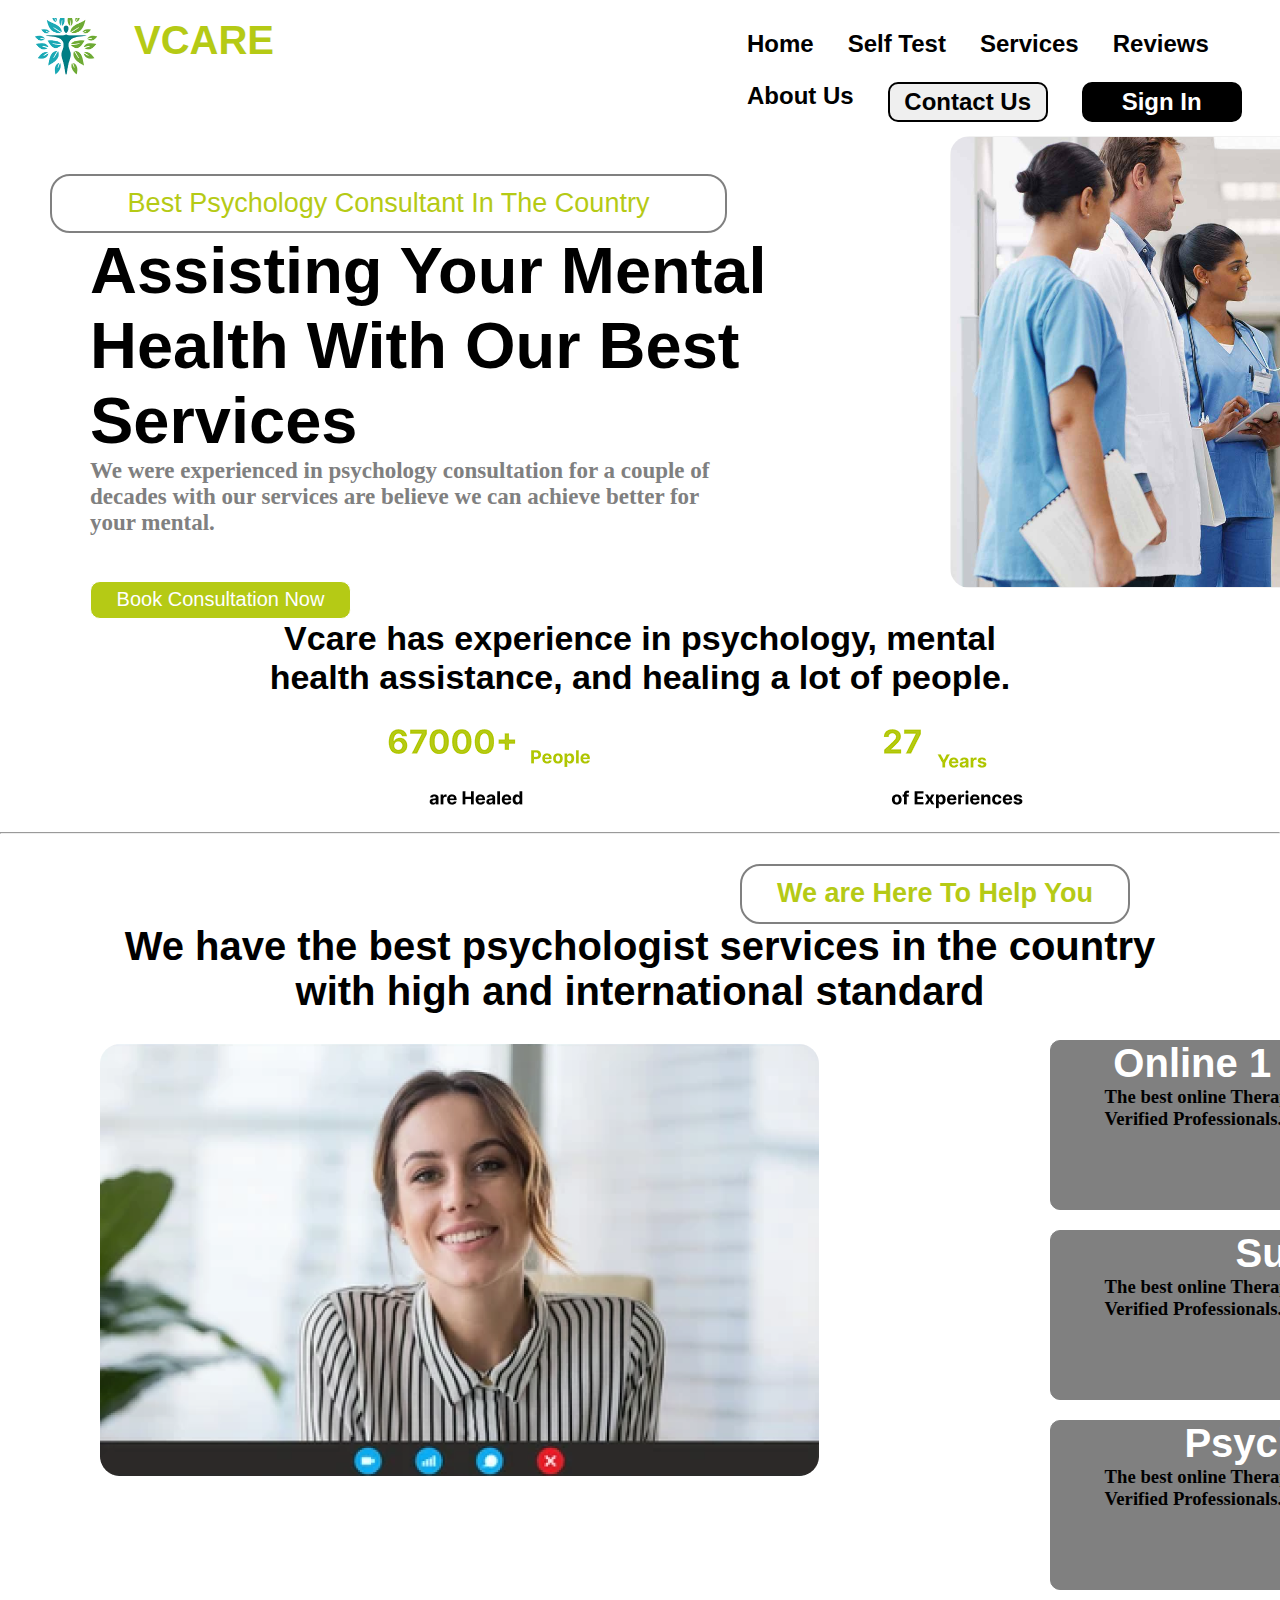
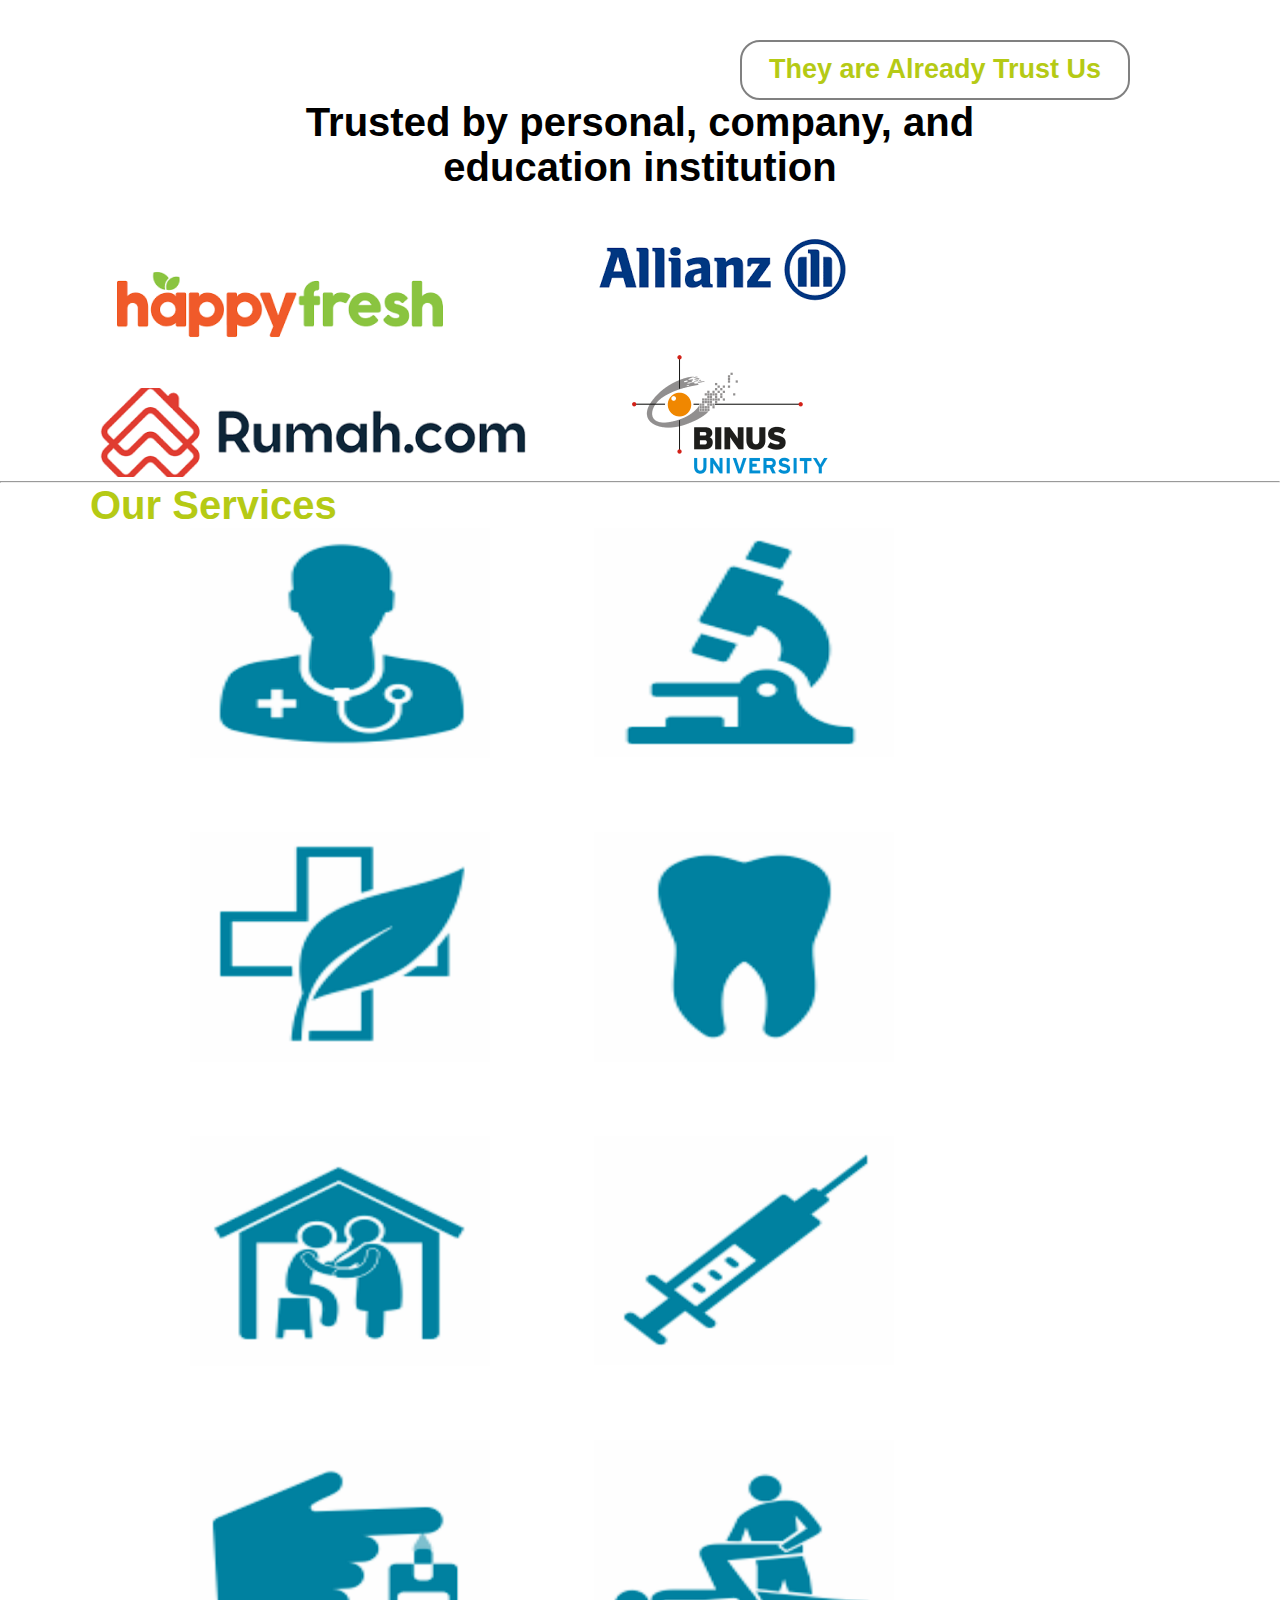
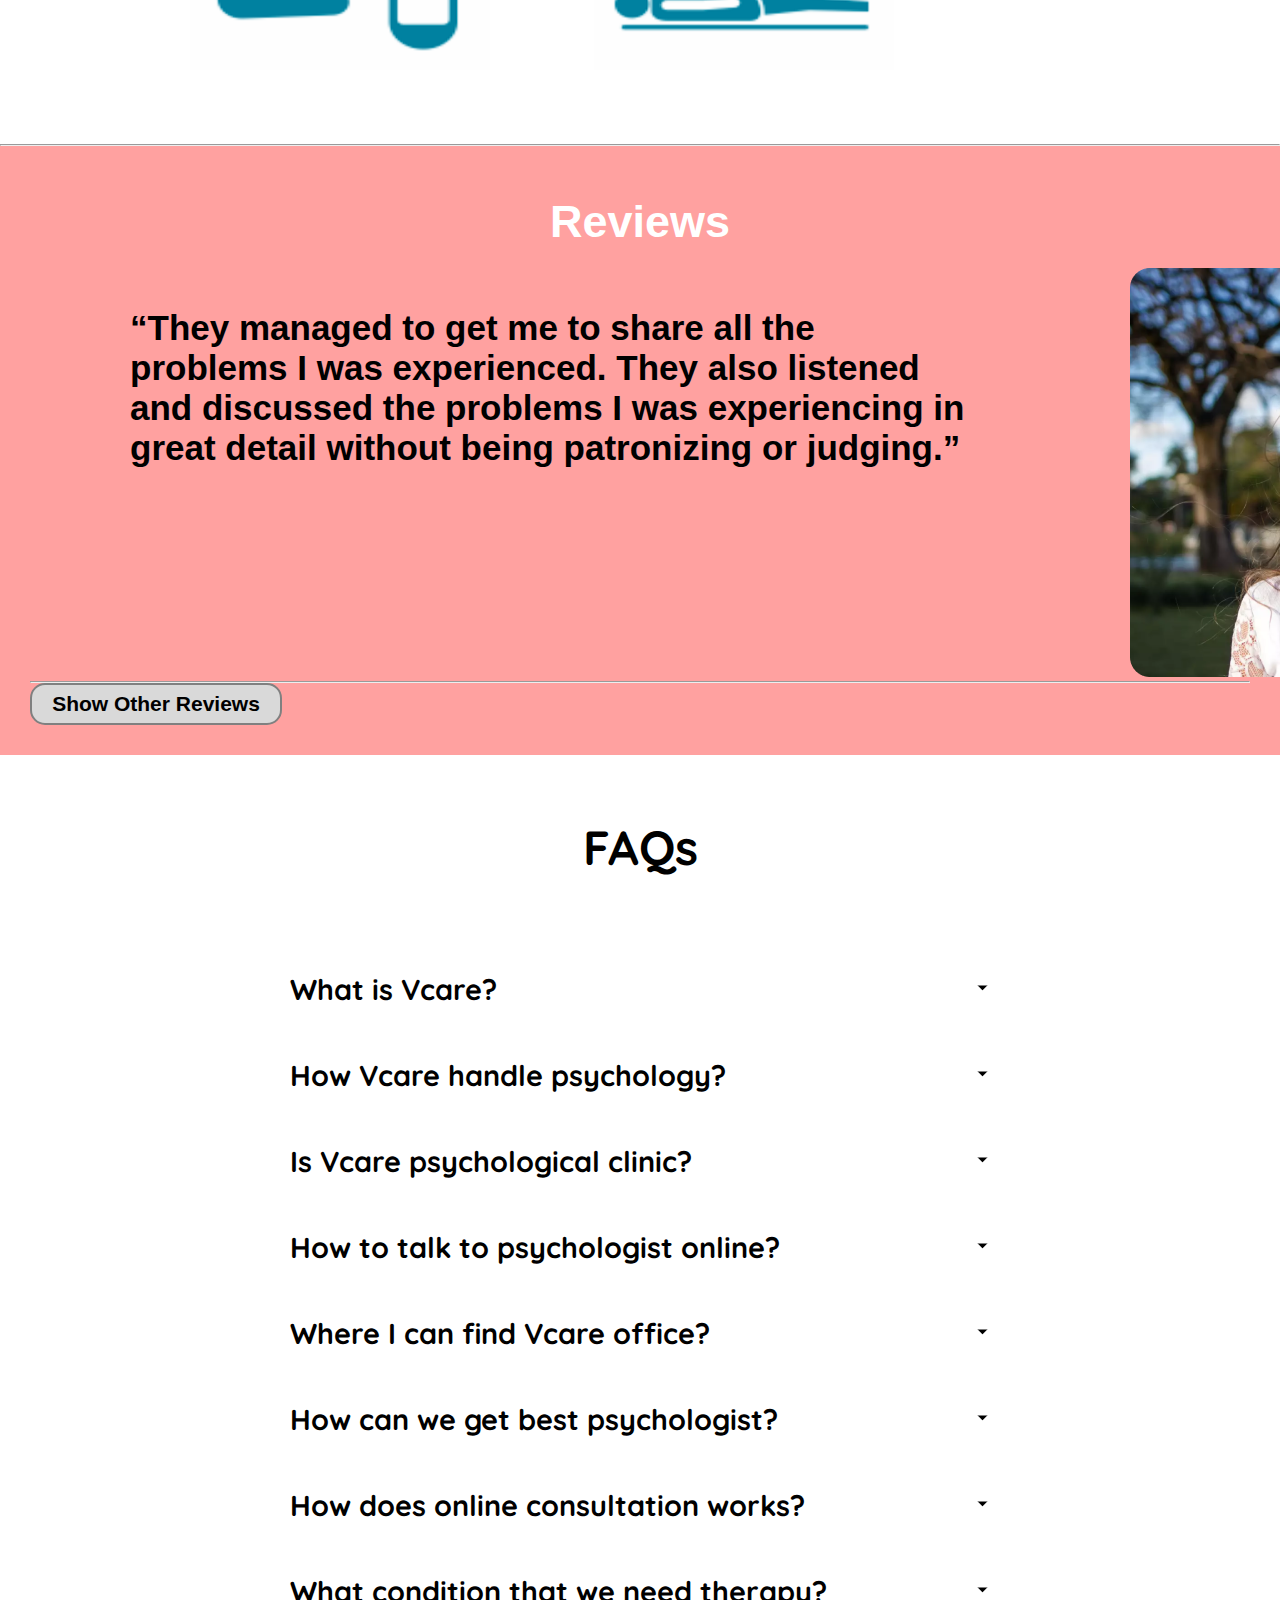
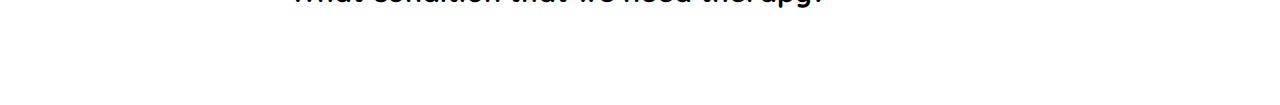
<file: index.html>
<!DOCTYPE html>
<html>
    <head>
        <title>
            Medical site
        </title>
        <link rel="stylesheet" href="style.css">
         <meta name="viewport" content="width=device-width, initial-scale=1.0" />
        <link rel="stylesheet" href="https://cdnjs.cloudflare.com/ajax/libs/font-awesome/4.7.0/css/font-awesome.min.css">
        <meta charset="UTF-8">
            <meta name="viewport" content="width=device-width,initial-scale=1.0"/>
    </head>

    <body>
        <div class="container">
            <div class="navigation-bar">
                <ul>
                    <a href=""><li><img src="images/logo.png"/></li></a>
                    <h1>VCARE</h1>
                    <div class="main-content">
                        <a href=""><li id="h1">Home</li></a>
                        <a href=""><li>Self Test</li></a>
                        <a href="#services"><li>Services</li></a>
                        <a href="#Reviews"><li>Reviews</li></a>
                        <a href=""><li>About Us</li></a>
                        <a href=""><li><input type="button" Value="Contact Us"/></li></a>
                        <a href=""><li><input type="button" Value="Sign In" id="b2"/></li></a>
                    </div>
                </ul>
            </div>
            <div class="title-part">
                <input type="text" value="Best Psychology Consultant In The Country" readonly/>
                <h1>Assisting Your Mental<br>
                    Health With Our Best<br> 
                    Services</h1>
                <h3>We were experienced in psychology consultation for a couple of<br> decades with our services are believe we can achieve better for<br> your mental.</h3>
                <img src="images/doctor.png">
              
                <a href="appointment.html"><button>Book Consultation Now</button></a>
            </div>
            <div class="under-part">
                <h1>Vcare has experience in psychology, mental<br>
                    health assistance, and healing a lot of people.</h1>

                <img src="images/footer.png">
                
            </div>
            <hr>

<!--           ******************************************************************************************** -->

            <div class="next-page">
                <input type="text" value="We are Here To Help You" readonly/>

                <h1>We have the best psychologist services in the country<br>
                    with high and international standard</h1>
                <img src="images/video.png">
            </div>

            <div class="right-menu">
                <div style="width:600px;height:170px;border:1px solid #808080; border-radius: 10px; background-color: #808080; margin-bottom: 20px;">
                    <h1 style="color: white;">Online 1 on Consultation</h1>
                    <h3>The best online Therapy and Counseling Experience from the <br>Verified Professionals. Top Therapists for your mental health. </h3>
                </div>
                <div style="width:600px;height:170px;border:1px solid #808080; border-radius: 10px; background-color: #808080; margin-bottom: 20px;">
                    <h1 style="color: white;">Supervision</h1>
                    <h3>The best online Therapy and Counseling Experience from the <br>Verified Professionals. Top Therapists for your mental health. </h3>
                </div>
                <div style="width:600px;height:170px;border:1px solid #808080; border-radius: 10px; background-color: #808080;margin-bottom: 20px;">
                    <h1 style="color: white;">Psychoeducation</h1>
                    <h3>The best online Therapy and Counseling Experience from the <br>Verified Professionals. Top Therapists for your mental health. </h3>
                </div>
            </div>

            <div class="below-part">
                <input type="text" value="They are Already Trust Us" readonly/>

                <h1>Trusted by personal, company, and<br>
                    education institution</h1>

                <img src="images/comp1.png">
                <img src="images/comp2.png">
                <img src="images/comp3.png">
                <img src="images/comp4.png">


            </div>

            <hr>
            <!-- ***************************************************************************** -->

            <div class="services" id="services">
                <h1>Our Services</h1>
                <a href="dignostics.html"><img src="images/s.png"/></a>
                <a href=""><img src="images/s1.png"/></a>
                <a href=""><img src="images/s2.png"/></a>
                <a href=""><img src="images/s3.png"/></a><br>
                <a href=""><img src="images/s4.png"/></a>
                <a href=""><img src="images/s5.png"/></a>
                <a href=""><img src="images/s6.png"/></a>
                <a href=""><img src="images/s7.png"/></a>
            </div>

            <hr>
              <!-- ***************************************************************************** -->

           <div class="Reviews" id="Reviews">
                <div class="upper-part">
                    <h1>
                        Reviews
                    </h1>
                    <h2>
                        “They managed to get me to share all the<br>        
                            problems I was experienced. They also listened<br>
                            and discussed the problems I was experiencing in<br>
                            great detail without being patronizing or judging.”<br>
                    </h2>

                    <img src="images/review.png">
                    <hr>
                    <input type="button" value="Show Other Reviews" readonly>
                </div>

                <!-- <div class="below-part">
                    <h1>Frequnetly Asked Questions</h1>
                    <div class="left-side">
                        <span class="poputext"><input type="text" value="What is Vcare?" readonly onclick="myfunction()"></span>
                        <input type="text" value="How Vcare handle psychology?" readonly>
                        <input type="text" value="Is Vcare psychological clinic?" readonly>
                        <input type="text" value="How to talk to psychologist online?" readonly>
                    </div>

                    <div class="right-side">
                        <input type="text" value="Where I can find Vcare office?" readonly>
                        <input type="text" value="How can we get best psychologist?" readonly>
                        <input type="text" value="How does online consultation works?" readonly>
                        <input type="text" value="What condition that we need therapy?" readonly>
                    </div>
                </div> -->

                <section class="s1">
                    <h2 class="title">FAQs</h2>
        
                    <div class="faq">
                        <div class="question">
                            <h3>What is Vcare?</h3>
        
                            <svg width="15" height="10" viewBox="0 0 42 25">
                                <path
                                    d="M3 3L21 21L39 3"
                                    stroke="white"
                                    stroke-width="7"
                                    stroke-linecap="round"/>
        
                            </svg>
                        </div>
        
                        <div class="answer">
                            <p>A "Hello, World!" is a simple program that outputs Hello, World! on the screen. 
                                Since it's a very simple program, it's often used to introduce a new programming language to 
                                a newbie.</p>
                        </div>
                    </div>
        
        
                    <div class="faq">
                        <div class="question">
                            <h3>How Vcare handle psychology?</h3>
        
                            <svg width="15" height="10" viewBox="0 0 42 25">
                                <path
                                    d="M3 3L21 21L39 3"
                                    stroke="white"
                                    stroke-width="7"
                                    stroke-linecap="round"/>
        
                            </svg>
                        </div>
        
                        <div class="answer">
                            <p>A "Hello, World!" is a simple program that outputs Hello, World! on the screen. 
                                Since it's a very simple program, it's often used to introduce a new programming language to 
                                a newbie.</p>
                        </div>
                    </div>
        
        
                    <div class="faq">
                        <div class="question">
                            <h3>Is Vcare psychological clinic?</h3>
        
                            <svg width="15" height="10" viewBox="0 0 42 25">
                                <path
                                    d="M3 3L21 21L39 3"
                                    stroke="white"
                                    stroke-width="7"
                                    stroke-linecap="round"/>
        
                            </svg>
                        </div>
        
                        <div class="answer">
                            <p>A "Hello, World!" is a simple program that outputs Hello, World! on the screen. 
                                Since it's a very simple program, it's often used to introduce a new programming language to 
                                a newbie.</p>
                        </div>
                    </div>
        
                    <div class="faq">
                        <div class="question">
                            <h3>How to talk to psychologist online?</h3>
        
                            <svg width="15" height="10" viewBox="0 0 42 25">
                                <path
                                    d="M3 3L21 21L39 3"
                                    stroke="white"
                                    stroke-width="7"
                                    stroke-linecap="round"/>
        
                            </svg>
                        </div>
        
                        <div class="answer">
                            <p>A "Hello, World!" is a simple program that outputs Hello, World! on the screen. 
                                Since it's a very simple program, it's often used to introduce a new programming language to 
                                a newbie.</p>
                        </div>
                    </div>
        
                    <div class="faq">
                        <div class="question">
                            <h3>Where I can find Vcare office?</h3>
        
                            <svg width="15" height="10" viewBox="0 0 42 25">
                                <path
                                    d="M3 3L21 21L39 3"
                                    stroke="white"
                                    stroke-width="7"
                                    stroke-linecap="round"/>
        
                            </svg>
                        </div>
        
                        <div class="answer">
                            <p>A "Hello, World!" is a simple program that outputs Hello, World! on the screen. 
                                Since it's a very simple program, it's often used to introduce a new programming language to 
                                a newbie.</p>
                        </div>
                    </div>
        
        
                    <div class="faq">
                        <div class="question">
                            <h3>How can we get best psychologist?</h3>
        
                            <svg width="15" height="10" viewBox="0 0 42 25">
                                <path
                                    d="M3 3L21 21L39 3"
                                    stroke="white"
                                    stroke-width="7"
                                    stroke-linecap="round"/>
        
                            </svg>
                        </div>
        
                        <div class="answer">
                            <p>A "Hello, World!" is a simple program that outputs Hello, World! on the screen. 
                                Since it's a very simple program, it's often used to introduce a new programming language to 
                                a newbie.</p>
                        </div>
                    </div>
        
                    <div class="faq">
                        <div class="question">
                            <h3>How does online consultation works?</h3>
        
                            <svg width="15" height="10" viewBox="0 0 42 25">
                                <path
                                    d="M3 3L21 21L39 3"
                                    stroke="white"
                                    stroke-width="7"
                                    stroke-linecap="round"/>
        
                            </svg>
                        </div>
        
                        <div class="answer">
                            <p>A "Hello, World!" is a simple program that outputs Hello, World! on the screen. 
                                Since it's a very simple program, it's often used to introduce a new programming language to 
                                a newbie.</p>
                        </div>
                    </div>
        
                    <div class="faq">
                        <div class="question">
                            <h3>What condition that we need therapy?</h3>
        
                            <svg width="15" height="10" viewBox="0 0 42 25">
                                <path
                                    d="M3 3L21 21L39 3"
                                    stroke="white"
                                    stroke-width="7"
                                    stroke-linecap="round"/>
        
                            </svg>
                        </div>
        
                        <div class="answer">
                            <p>A "Hello, World!" is a simple program that outputs Hello, World! on the screen. 
                                Since it's a very simple program, it's often used to introduce a new programming language to 
                                a newbie.</p>
                        </div>
                    </div>
    
                    </div>
                </section>
                <script src="app1.js"></script>



            </div>
        </div>

           
    </body>
</html>
</file>
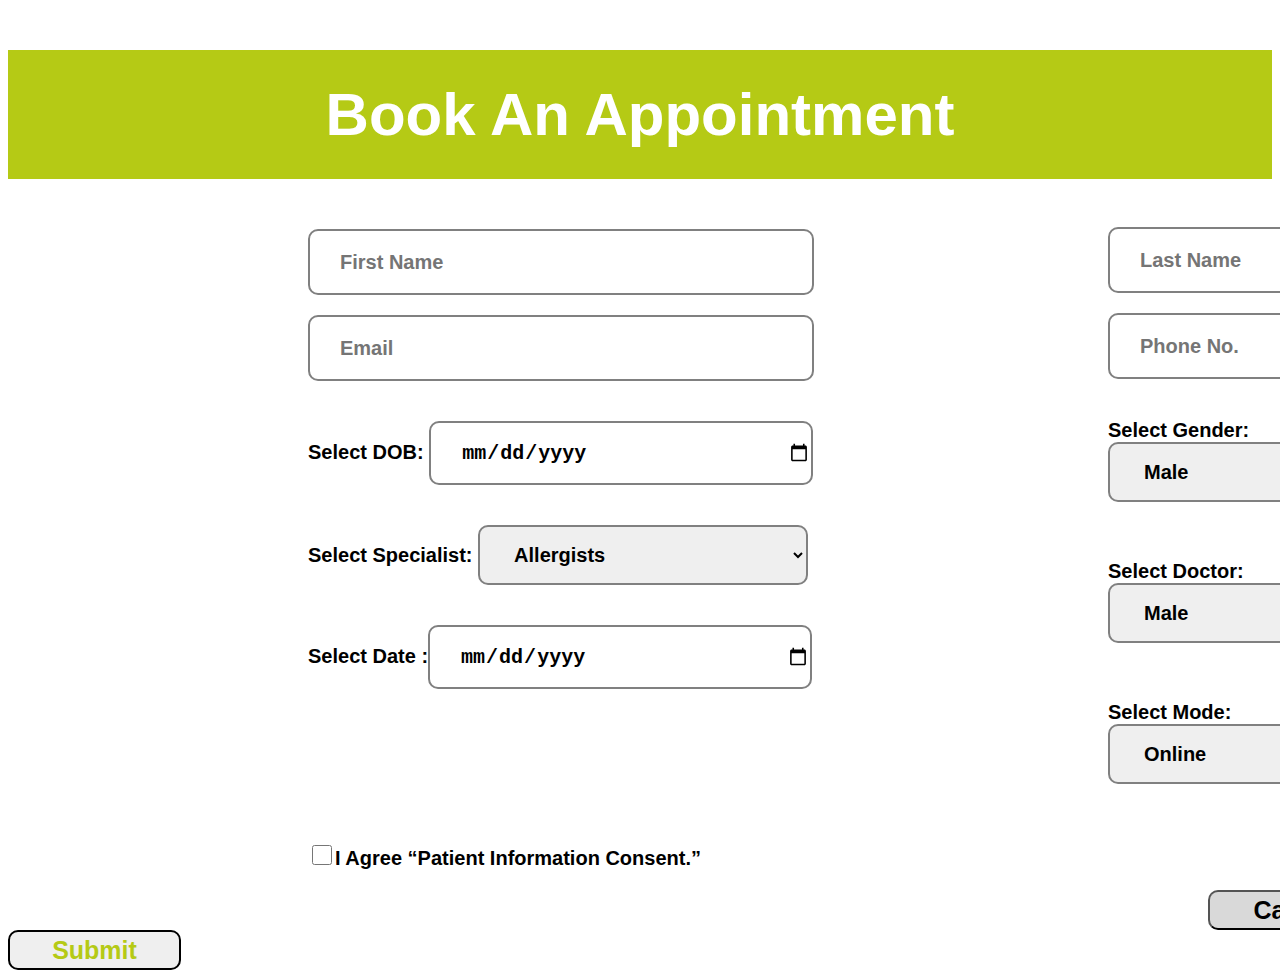
<file: appointment.html>
<!DOCTYPE html>
<html>
    <head>
        <title>
            Book Appointment
        </title>
        <link rel="stylesheet" href="appointment.css">
        <meta name="viewport" content="width=device-width, initial-scale=1.0">

    </head>
    <body>
        <div class="container">
            <form id="myform" method="post">
            <div class="main-body">
                <h1>Book An Appointment</h1>
                <div class="left-side">
                    <input type="text" placeholder="First Name" name="fname" id="first-name"><br>
                    <input type="email" placeholder="Email" name="email" id="email"><br>
                    <p>Select DOB: <input type="date" value="DOB" id="dob"><br></p>

                    <p for="specialist">Select Specialist:
                        <select name="specialist" id="specialist">
                            <option value="Allergists">Allergists</option>
                            <option value="Dermatologists">Dermatologists</option>
                            <option value="Ophthalmologists">Ophthalmologists</option>
                            <option value="Obstetrician/gynecologists">Obstetrician/gynecologists</option>

                            <option value="Cardiologists">Cardiologists</option>
                            <option value="Endocrinologists">Endocrinologists</option>
                            <option value="Gastroenterologists">Gastroenterologists</option>
                            <option value="Nephrologists">Nephrologists</option>
                            <option value="Urologists">Urologists</option>

                            <option value="Pulmonologists">Pulmonologists</option>
                            <option value="Otolaryngologists">Otolaryngologists</option>
                            <option value="Neurologists">Neurologists</option>

                            <option value="Psychiatrists">Psychiatrists</option>
                            <option value="Orthopedic surgeons">Orthopedic surgeons</option>
                            <option value="Anesthesiologists">Anesthesiologists</option>

                        </select><br></p>
                    
                        <p>Select Date :<input type="date" value="Select Date" id="date" placeholder="Select Date"></p><br>

                </div>

                <div class="right-side">
                    <input type="text" placeholder="Last Name" name="lastname" id="last-name"><br>
                    <input type="tel" placeholder="Phone No." name="phone" id="phone"><br>
                    
                    <p for="Gender">Select Gender:
                        <select name="Male" id="gender">
                            <option value="Male">Male</option>
                            <option value="Female">Female</option>
                            <option value="other">Other</option>
                        </select></p><br>

                        <p for="Doctor">Select Doctor:
                            <select name="Doctor" id="doctor">
                                <option value="Doctor">Male</option>
                                <option value="Female">Female</option>
                                <option value="other">Other</option>
                            </select></p><br>

                        <p for="Mode">Select Mode:
                            <select name="Online" id="mode">
                                <option value="Online">Online</option>
                                <option value="Physical">Physical</option>
                            </select></p><br>

                
                </div>
                <div class="footer-side">
                    <p><input type="checkbox" id="checkbox"/>I Agree “Patient Information Consent.”</p>
                    <input type="reset" value="Cancel" id="cancel" onclick="myFunction()" readonly/>
                    <input type="submit" value="Submit" id="submit" onclick="SubmitF()" readonly/>
                </div>
            </div>
        </form>

        </div>

        <script>
            function myFunction()
            {
                document.getElementById("myform").reset();
            }
        </script>
        <script>
            function SubmitF()
            {
                 
                let name=document.getElementById('first-name').value;
                let email=document.getElementById('email').value;
                let last_name=document.getElementById('last-name').value;
                let phone=document.getElementById('phone').value;
                let specialist=document.getElementById('specialist').value;
                let gender=document.getElementById('gender').value;
                let doctor=document.getElementById('doctor').value;
                let mode=document.getElementById('mode').value;
                alert(name);
                alert(email);
                alert(last_name);
                alert(phone);
                alert(specialist);
                alert(gender);
                alert(doctor);
                alert(mode);

            }
        </script>
    </body>
</html>
</file>
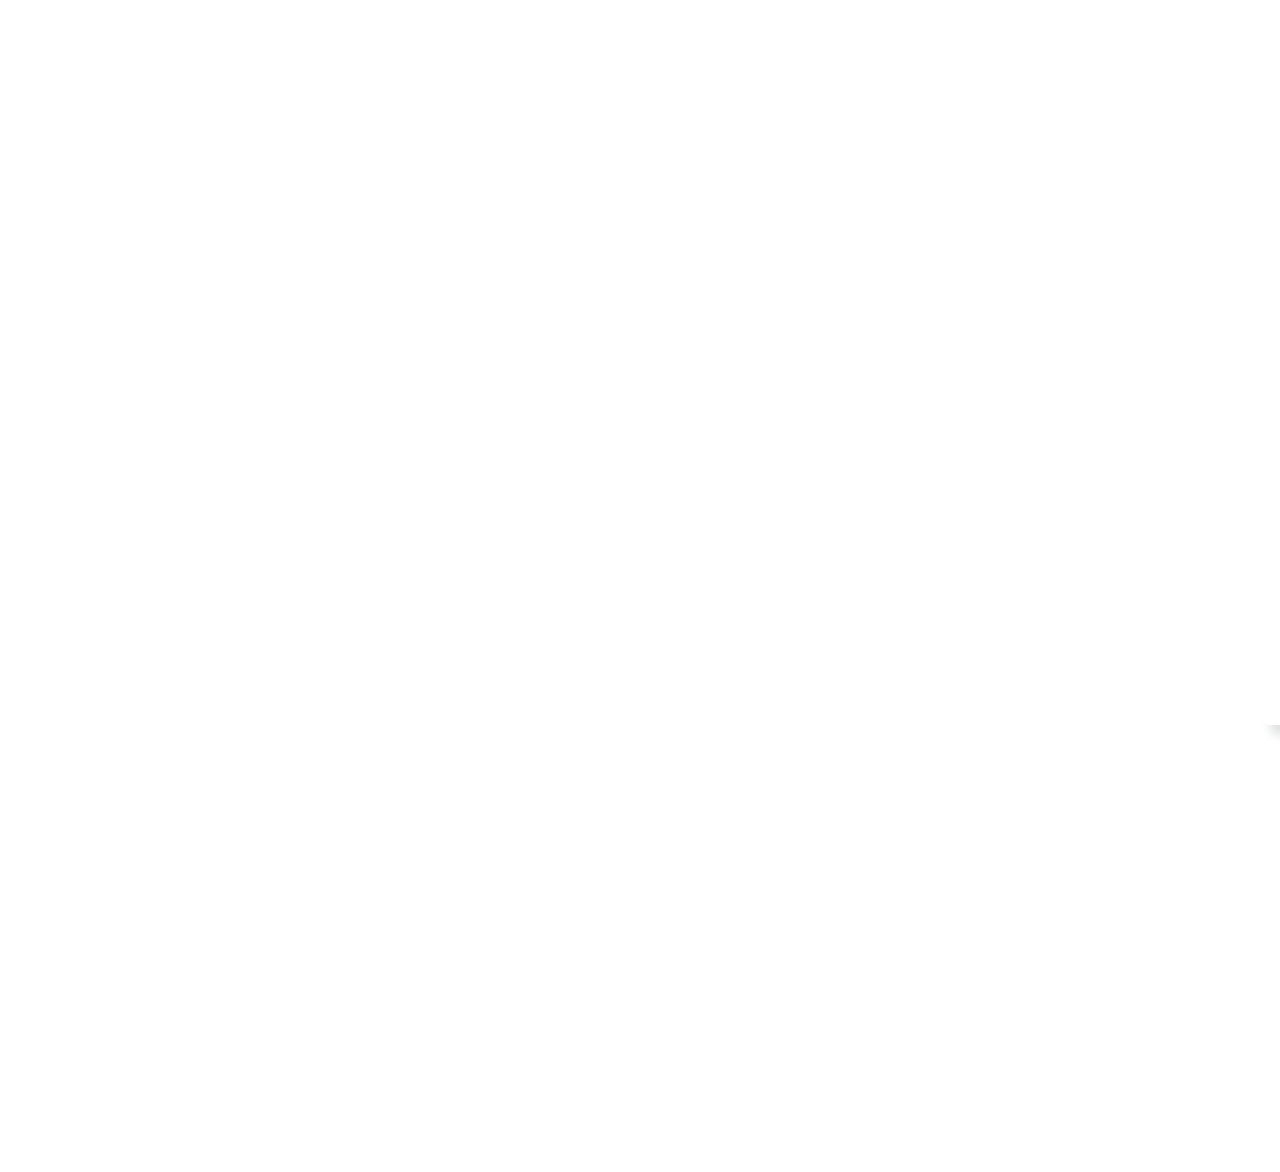
<file: chatbot.html>
<!DOCTYPE html>
<html lang="en">
<head>
<meta charset="UTF-8" />
<meta http-equiv="X-UA-Compatible" content="IE=edge" />
<meta name="viewport" content="width=device-width, initial-scale=1.0" />
<title>Chatbot Javascript </title>
<link rel="stylesheet" href="chatbot.css" />
</head>
<body>
<div class="glass">
<h1>Ask Your Question??</h1>
<h2>Yeah,ask Some Question like this ?</h2>
<h3>What is VCare?</h3>
<h3>Where I can find Vcare office?</h3>
<h3>How Vcare handle psychology?</h3>
<h3>How can we get best psychologist?</h3>
<h3>Is Vcare psychological clinic?</h3>
<h3>How does online consultation works?</h3>
<h3>How to talk to psychologist online?</h3>
<h3>What condition that we need therapy?</h3>
<div class="input">
<input
type="text"
id="userBox"
onkeydown="if(event.keyCode == 13){ talk()}"
placeholder="Type your Question"
/>
</div>
<p id="chatLog">Answer Appering Hear</p>
</div>
<script src="app.js"></script>
</body>
</html>
</file>
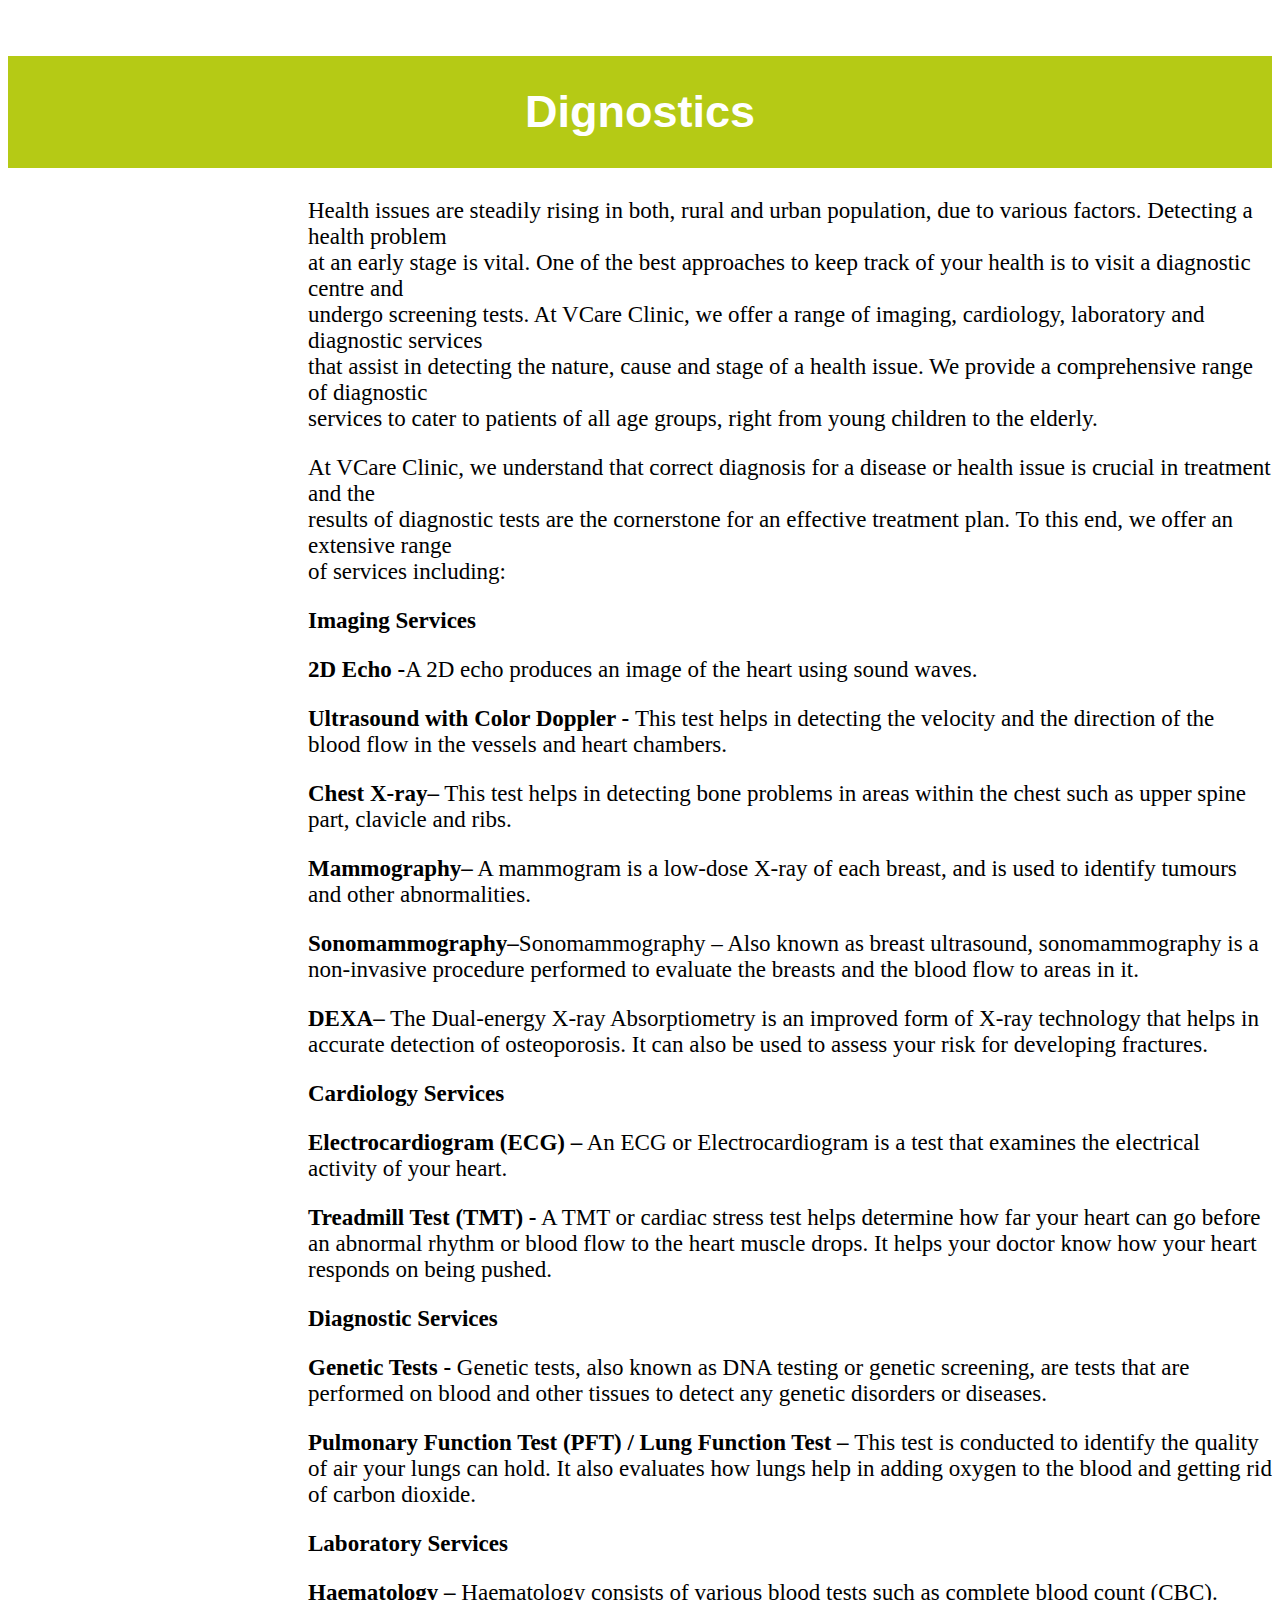
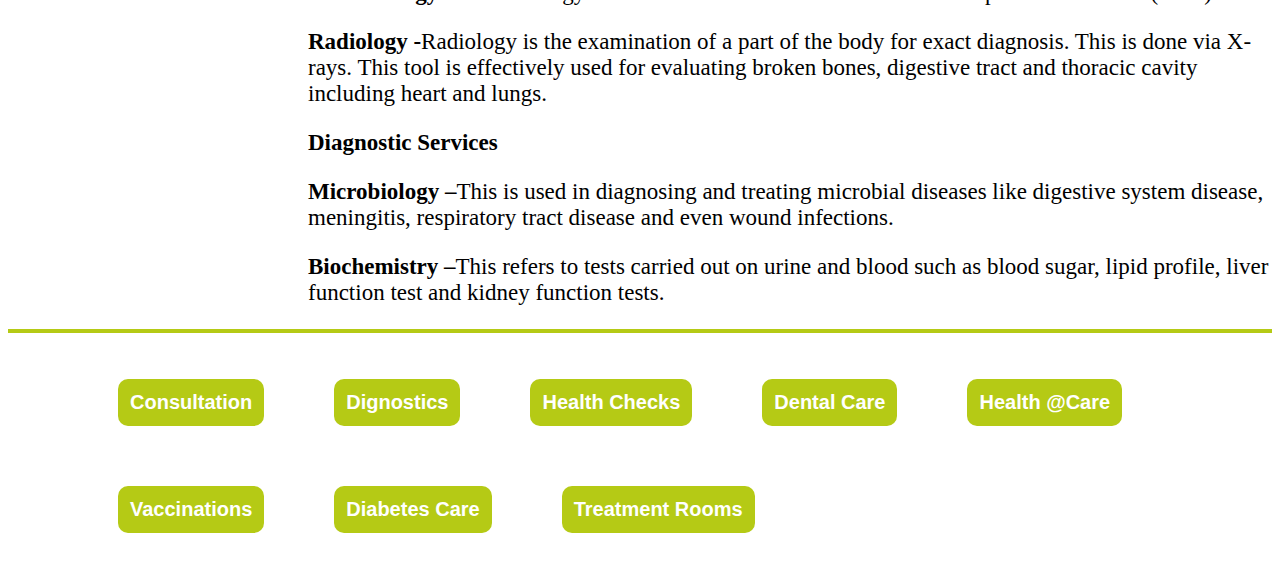
<file: dignostics.html>
<!DOCTYPE html>
<html>
    <head>
        <title>Dignostics</title>
        <link rel="stylesheet" href="servies.css">
         <meta name="viewport" content="width=device-width, initial-scale=1.0" />
        <link rel="stylesheet" href="https://cdnjs.cloudflare.com/ajax/libs/font-awesome/4.7.0/css/font-awesome.min.css">
    </head>

    <body>
        <h1>Dignostics</h1>
        <p>
                Health issues are steadily rising in both, rural and urban population, due to various factors. Detecting a health problem <br>at an early stage is vital. One of the best approaches to keep track of your health is to visit a diagnostic centre and<br> undergo screening tests. At VCare Clinic, we offer a range of imaging, cardiology, laboratory and diagnostic services <br>that assist in detecting the nature, cause and stage of a health issue. We provide a comprehensive range of diagnostic <br>services to cater to patients of all age groups, right from young children to the elderly.
        </p>
        <p>
                At VCare Clinic, we understand that correct diagnosis for a disease or health issue is crucial in treatment and the<br> results of diagnostic tests are the cornerstone for an effective treatment plan. To this end, we offer an extensive range<br> of services including:
        </p>
        <p>
            <strong>Imaging Services</strong>
        </p>
        <p>
            <strong>2D Echo -</strong>A 2D echo produces an image of the heart using sound waves.
        </p>
        <p>
            <strong>Ultrasound with Color Doppler - </strong>This test helps in detecting the velocity and the direction of the blood flow in the vessels and heart chambers.
        </p>
        <p>
            <strong>Chest X-ray–</strong> This test helps in detecting bone problems in areas within the chest such as upper spine part, clavicle and ribs.
        </p>
        <p>
            <strong>Mammography–</strong> A mammogram is a low-dose X-ray of each breast, and is used to identify tumours and other abnormalities.
        </p>
        <p>
            <strong>Sonomammography–</strong>Sonomammography – Also known as breast ultrasound, sonomammography is a non-invasive procedure performed to evaluate the breasts and the blood flow to areas in it.
        </p>
        <p>
            <strong>DEXA–</strong> The Dual-energy X-ray Absorptiometry is an improved form of X-ray technology that helps in accurate detection of osteoporosis. It can also be used to assess your risk for developing fractures.
        </p>
        <p>
            <strong>Cardiology Services</strong>
        </p>
        <p>
            <strong>Electrocardiogram (ECG) –</strong> An ECG or Electrocardiogram is a test that examines the electrical activity of your heart.
        </p>
        <p>
            <strong>Treadmill Test (TMT) -</strong> A TMT or cardiac stress test helps determine how far your heart can go before an abnormal rhythm or blood flow to the heart muscle drops. It helps your doctor know how your heart responds on being pushed.
        </p>
        <p>
            <strong>Diagnostic Services</strong>
        </p>
        <p>
            <strong>Genetic Tests - </strong>Genetic tests, also known as DNA testing or genetic screening, are tests that are performed on blood and other tissues to detect any genetic disorders or diseases.
        </p>
        <p>
            <strong>Pulmonary Function Test (PFT) / Lung Function Test – </strong>This test is conducted to identify the quality of air your lungs can hold. It also evaluates how lungs help in adding oxygen to the blood and getting rid of carbon dioxide.
        </p>

        <p>
            <strong>Laboratory Services</strong>
        </p>
        <p>
            <strong>Haematology –</strong> Haematology consists of various blood tests such as complete blood count (CBC).
        </p>
        <p>
            <strong>Radiology -</strong>Radiology is the examination of a part of the body for exact diagnosis. This is done via X-rays. This tool is effectively used for evaluating broken bones, digestive tract and thoracic cavity including heart and lungs.
        </p>
        <p>
            <strong>Diagnostic Services</strong>
        </p>
        <p>
            <strong>Microbiology –</strong>This is used in diagnosing and treating microbial diseases like digestive system disease, meningitis, respiratory tract disease and even wound infections.
        </p>
        <p>
            <strong>Biochemistry –</strong>This refers to tests carried out on urine and blood such as blood sugar, lipid profile, liver function test and kidney function tests.
        </p>

        <hr class="new">

        <div class="footer">
            <ul>
                <a href=""><li id="h1">Consultation</li></a>
                <a href=""><li>Dignostics</li></a>
                <a href=""><li>Health Checks</li></a>
                <a href=""><li>Dental Care</li></a>
                <a href=""><li>Health @Care</li></a>
                <a href=""><li>Vaccinations</li></a>
                <a href=""><li>Diabetes Care</li></a>
                <a href=""><li>Treatment Rooms</li></a>
            </ul>
        </div>
    </body>
</html>
</file>
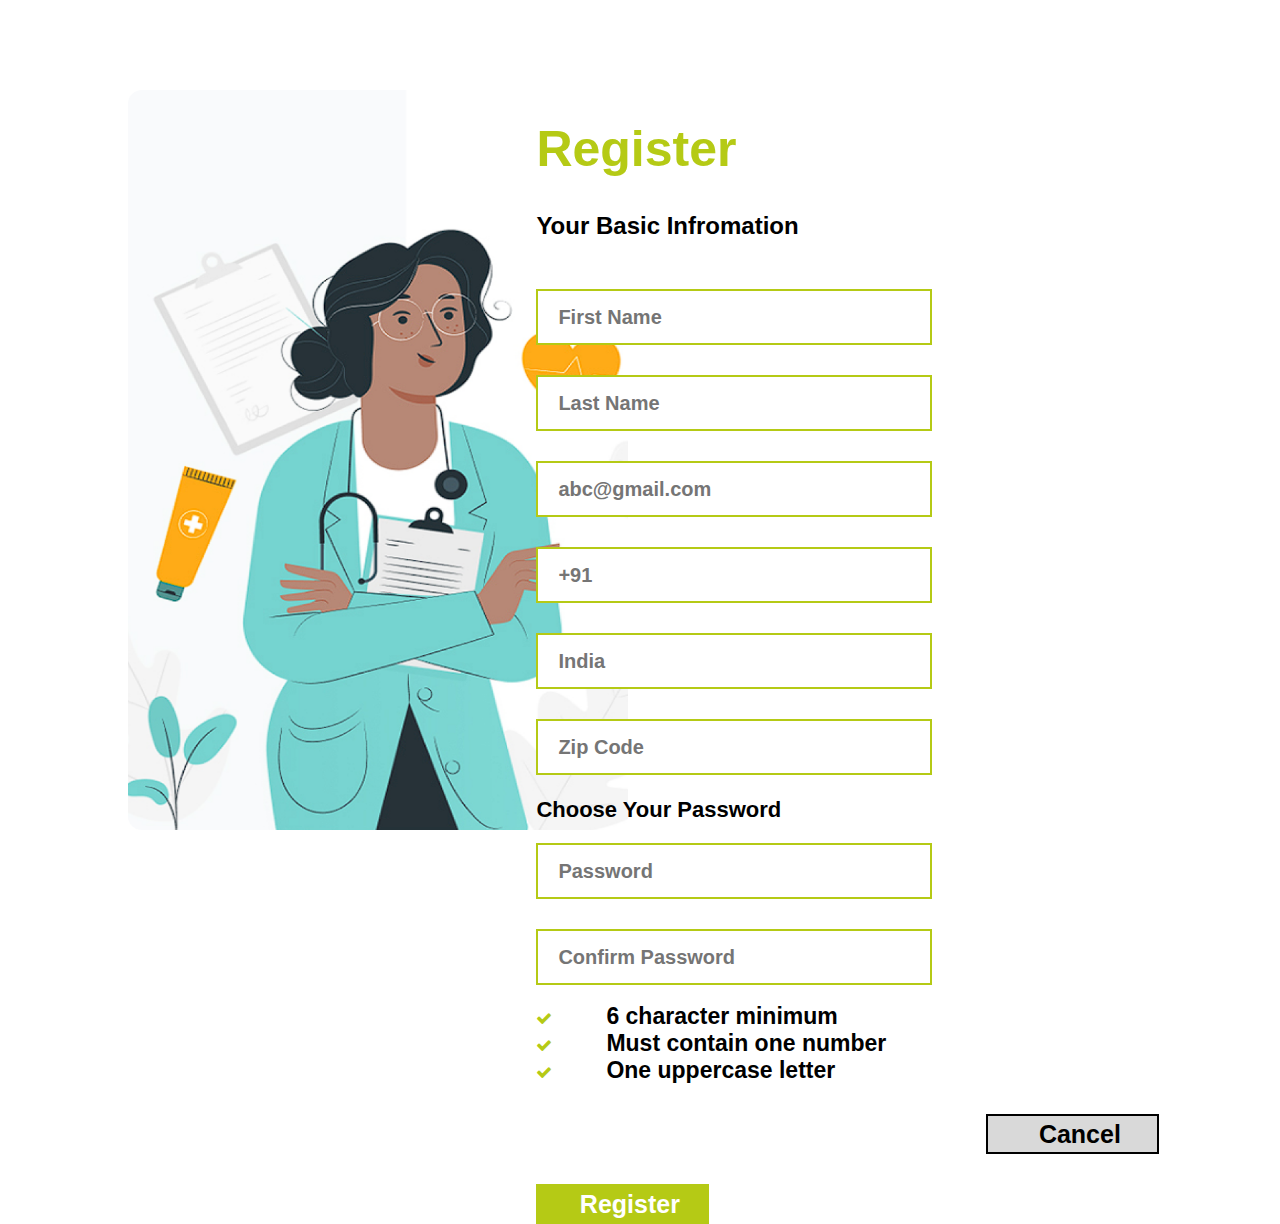
<file: Register.html>
<!DOCTYPE html>
<html>
    <head>
        <title>Register Here</title>
        <link rel="stylesheet" href="register.css">
        <meta name="viewport" content="width=device-width, initial-scale=1.0" />
        <link rel="stylesheet" href="https://cdnjs.cloudflare.com/ajax/libs/font-awesome/4.7.0/css/font-awesome.min.css">
        <link rel="stylesheet" href="https://cdnjs.cloudflare.com/ajax/libs/font-awesome/4.7.0/css/font-awesome.min.css">
    </head>
    <body>
        <div class="container">
            <div class="main-body">
                <img src="images/register.png"/>
            </div>
            <div class="left-side">
                <h1>Register</h1>
                <h2>Your Basic Infromation</h2>
        
                <input type="text" placeholder="First Name" name="f-name"/>
                <input type="text" placeholder="Last Name" name="s-name"/><br>

                <input type="email" placeholder="abc@gmail.com" name="email"/>
                <input type="tel" placeholder="+91" name="phone"/><br>

                <input type="text" placeholder="India" name="address"/>
                <input type="number" placeholder="Zip Code" name="zip"/><br>

                <p id="password">
                    Choose Your Password
                </p>

                <input type="password" placeholder="Password" name="password"/>
                <input type="text" placeholder="Confirm Password" name="f-password"/><br><br>

                <i class="fa fa-check"></i></i><label>6 character minimum</label><br>
                <i class="fa fa-check"></i><label>Must contain one number</label><br>
                <i class="fa fa-check"></i><label>One uppercase letter</label><br>

                <div class="buttons">
                    <input type="reset" value="Cancel" id="cancel" onclick="myFunction()" readonly/>
                    <input type="submit" value="Register" id="submit" onclick="SubmitF()" readonly/>
                </div>

               
            <script>

            </script>


            </div>
        </div>
    </body>
</html>
</file>
<file: style.css>
@import url("https://fonts.googleapis.com/css?family=Quicksand:wght@400;600&display=swap");
*
{
    margin: 0;
    padding: 0;
    box-sizing: border-box;
}
.s1{
    font-family: "Quicksand",sans-serif;
    background:#fff;
    color: black;
    width: 100%;
}
.navigation-bar{
    width: 100%;
    overflow: auto;
} 
@media only screen and (min-width: 481px) and (max-width: 768px) {
    .navigation-bar, .main-content, .title-parts {
      width: 50%;
      height: 320px;
    }
   }          
.navigation-bar li
{
    text-decoration: none;
    list-style-type: none;
    color: black;
    font-weight: 600;
    
}           
h1{
    font-size: 40px;
    color: #B5CA15;
    font-weight: 600;
    font-family: 'Gill Sans', 'Gill Sans MT', Calibri, 'Trebuchet MS', sans-serif;
}
.main-content 
{
    margin-left: 730px;
    margin-top: -70px;
}
.navigation-bar img
{
    width: 100px;
    height: 80px;
    margin-top: -30px;
}
.navigation-bar a {
    float: left;
    text-align: center;
    padding: 12px;
    color: white;
    text-decoration: none;
    font-size:24px;
    font-family:Arial, Helvetica, sans-serif;
}
.navigation-bar input{
    width: 160px;
    height: 40px;
    cursor: pointer;
    font-size: 24px;
    border-radius: 10px;
    font-weight: 600;
    border: 2px solid black;
}
.navigation-bar ul li { 
	padding: 0px 5px; 
 } 
#b2
{
    background-color: black;
    color: white;
   
}
.navigation-bar li:hover
{
    color: #B5CA15;
}
.navigation-bar input:hover
{
    width: 163px;
    height: 41px;
    font-size: 26px;
    color: #B5CA15;
}
.title-part input{
    width: 677px;
    height: 59px;
    font-size: 27px;
    font-weight: 500;
    text-align: center;
    margin-top: 40px;
    border-radius: 20px;
    border: 2px solid #808080;
    color: #B5CA15;
    margin-left: 50px;
   
}
.title-part h1
{
    color: black;
    font-size: 65px;
    margin-left: 90px;
}
.title-part h3{
    color: #808080;
   font-size: 23px;
    margin-left: 90px;
    font-family:Cambria, Cochin, Georgia, Times, 'Times New Roman', serif;
}
.title-part img
{
    width: 800px;
    height: 452px;
    margin-left: 950px;
    border-radius: 20px;
    margin-top: -400px;
}
.title-part button
{
    width: 261px;
    height: 38px;
    font-size: 20px;
    font-weight: 500;
    color: white;
    background-color: #B5CA15;
    border-radius: 10px;
    border: 1px solid white;
    margin-left: 90px;
    margin-top: -50px;
}
.under-part h1{
    text-align: center;
    color: black;
    font-size: 34px;
}
.under-part img
{
  margin-left: 330px;
}
.next-page input
{
    color: #B5CA15;
    font-size: 27px;
    font-weight: 600;
    border-radius: 20px;
    width: 390px;
    margin-top: 30px;
    height: 60px;
    text-align: center;
    justify-content: center;
    border: 2px solid #808080;
    margin-left: 740px;
}
.next-page h1
{
    text-align: center;
    color: black;

}
.next-page img
{
    margin-left: 100px;
    margin-top: 30px;
}
.right-menu
{
    margin-left: 1050px;
    margin-top: -440px;
    text-align: center;
    
}
.services{
    margin-left: 90px;
}
.services img{
  margin-left  : 100px;
  width: 300px;
  height: 230px;
  cursor: pointer;
  margin-bottom: 70px;
}
.services img:hover
{
    border: 3px solid blue;
}

.below-part input
{
    color: #B5CA15;
    font-size: 27px;
    font-weight: 600;
    border-radius: 20px;
    width: 390px;

    margin-top: 30px;
    height: 60px;
    text-align: center;
    justify-content: center;
    border: 2px solid #808080;
    margin-left: 740px;
}
.below-part h1
{
    text-align: center;
    color: black;

}
.below-part img
{
    margin-left: 100px;
}
.Reviews .upper-part
{
    background-color: #FFA1A0;
    padding: 30px;
}
.Reviews .upper-part h1
{
    font-size: 45px;
    text-align: center;
    margin-top: 20px;
    color: white;
    font-family: 'Gill Sans', 'Gill Sans MT', Calibri, 'Trebuchet MS', sans-serif;
}
.Reviews .upper-part h2
{
    font-size: 35px;
    margin-left: 100px;
    margin-top: 60px;
    font-family: 'Gill Sans', 'Gill Sans MT', Calibri, 'Trebuchet MS', sans-serif;
}
.Reviews .upper-part img
{
    margin-left: 1100px;
    margin-top: -200px;
}
.Reviews .upper-part input
{
   width: 252px;
   height: 42px;
   text-align: center;
   font-size: 21px;
   color: black;
   border-radius: 15px;
   border: 2px solid #808080;
   font-weight: 600;
   cursor: pointer;
 
   background-color: #D9D9D9;

}
.Reviews .below-part input
{
    width: 550px;
    height: 60px;
    font-size: 24px;
    cursor: pointer;
    color: black;
}
.Reviews .below-part .left-side
{
    margin-left: -450px;
    cursor: pointer;
}
.Reviews .below-part .right-side
{
    margin-left: 200px;
    margin-top: -380px;
}
.Reviews
{
    margin-bottom: 50px;
}

section
{
    min-height: 100vh;
    width: 80%;
    margin: 0 auto;
    display: flex;
    flex-direction: column;
    align-items: center;
}
.title 
{
    font-size: 3rem;
    margin: 2rem 0rem;
    padding: 30px;
}
.faq
{
    max-width: 700px;
    margin-top: 2rem;
    padding-bottom: 1rem;
    border-bottom: 2px solid #fff;
    cursor: pointer;
}
.question
{
    display: flex;
    justify-content: space-between;
    align-items: center;
}
.question h3{
    font-size: 1.8rem;
}
.answer p{
    padding-top: 1rem;
    line-height: 1.6;
    font-size: 1.4rem;
}
.answer
{
    max-height: 0;
    overflow: hidden;
    transition: max-height 1.4s ease;
}
.faq.active .answer
{
    max-height: 300px;
    animation: fade 1s ease-in-out;
}

.faq.active svg{
    transform: rotate(180deg);
}
svg{
    transition: transform 0.5s ease-in;
}

@keyframes fade {
    from
    {
        opacity: 0;
        transform: translateY(-10px);
    }
    to
    {
        opacity: 1;
        transform: translateY(0px);
    }
}










@media(max-width:991px){

    html{
        font-size: 55%;
    }

    .header{
        padding:2rem;
    }

    section{
        padding:2rem;
    }

}

@media(max-width:768px){

    .heading{
        font-size: 6rem;
    }

    .heading span{
        font-size: 2.3rem;
    }

    #menu-btn{
        display: initial;
    }

    #menu-btn.fa-times{
        transform:rotate(180deg);
    }

    .header .navbar{
        position: absolute;
        top:99%; left:0; right:0;
        background:#fff;
        clip-path: polygon(0 0, 100% 0, 100% 0, 0 0);
    }

    .header .navbar.active{
        clip-path: polygon(0 0, 100% 0, 100% 100%, 0% 100%);
    }

    .header .navbar a{
        display: block;
        font-size: 2.2rem;
        margin:0;
        padding:1.5rem 2rem;
    }

    .home{
        text-align: center;
    }

    .home .row .content h3{
        font-size: 4rem;
    }

    .menu .box-container .box{
        margin-left: 0;
        margin-top: 6rem;
        flex-flow: column;
        text-align: center;
    }

    .menu .box-container .box img{
        margin-left: 0;
        margin-top: -6rem;
    }

}

@media(max-width:450px){

    html{
        font-size: 50%;
    }

    .home .row .image img{
        height: auto;
        width: 100%;
    }

}
</file>
<file: appointment.css>
.main-body h1{
    text-align: center;
    background-color: #B5CA15;
    color: white;
    padding: 30px;
    font-size: 60px;
    margin-top: 50px;
    font-family:'Lucida Sans', 'Lucida Sans Regular', 'Lucida Grande', 'Lucida Sans Unicode', Geneva, Verdana, sans-serif;
}
.left-side
{
    margin-left: 300px;
    margin-top: 50px;
}
.left-side input
{
    width: 470px;
    height: 60px;
    border-radius: 10px;
    font-size: 20px;
    color: black;
    margin-bottom: 20px;
    border: 2px solid #808080;
    padding-left: 30px;
    font-weight: 600;
}
.left-side select
{
    width: 330px;
    height: 60px;
    border-radius: 10px;
    font-size: 20px;
    color: black;
    margin-bottom: 20px;
    border: 2px solid #808080;
    padding-left: 30px;
    font-weight: 600;
}
.left-side p
{
    font-size: 20px;
    color: black;
    font-family:'Lucida Sans', 'Lucida Sans Regular', 'Lucida Grande', 'Lucida Sans Unicode', Geneva, Verdana, sans-serif;
    font-weight: 600;
}
#dob,#date input{
    width: 350px;
    height: 60px;
}
#date,#dob input{
    width: 350px;
    height: 60px;
}

.right-side
{
    margin-left: 1100px;
    margin-top: -520px;
}
.right-side input
{
    width: 470px;
    height: 60px;
    border-radius: 10px;
    font-size: 20px;
    color: black;
    margin-bottom: 20px;
    border: 2px solid #808080;
    padding-left: 30px;
    font-weight: 600;
}
.right-side select
{
    width: 330px;
    height: 60px;
    border-radius: 10px;
    font-size: 20px;
    color: black;
    
    border: 2px solid #808080;
    padding-left: 30px;
    font-weight: 600;
}
.right-side p
{
    font-size: 20px;
    color: black;
    font-family:'Lucida Sans', 'Lucida Sans Regular', 'Lucida Grande', 'Lucida Sans Unicode', Geneva, Verdana, sans-serif;
    font-weight: 600;
}
#dob,#date input{
    width: 350px;
    height: 60px;
}
#date,#dob input{
    width: 350px;
    height: 60px;
}
.footer-side p
{
    font-size: 20px;
    color: black;
    font-family:'Lucida Sans', 'Lucida Sans Regular', 'Lucida Grande', 'Lucida Sans Unicode', Geneva, Verdana, sans-serif;
    font-weight: 600;
    margin-left: 300px;
}
.footer-side input
{
    width: 20px;
    height: 20px;
}
#cancel 
{
    width: 173px;
    height: 40px;
    font-size: 25px;
    font-weight: 700;
    cursor: pointer;
    color: black;
    border-radius: 10px;
    background-color: #d9d9d9;
    margin-left: 1200px;
}
#submit 
{
    width: 173px;
    height: 40px;
    font-size: 25px;
    font-weight: 700;
    cursor: pointer;
    color: #B5CA15;
    border-radius: 10px;
    border: 2px solid black;
}
</file>
<file: chatbot.css>
* {
    margin: 0;
    padding: 0;
    box-sizing: border-box;
    }
    body {
    width: 100vw;
    height: 100vh;
    font-family: sans-serif;
    padding: 10em 10em;
    /*background: url(./bg.jpg);*/
    
    opacity: 0.5;
    background-position: center;
    background-repeat: no-repeat;
    background-position: 100% 20%;
    background-size: cover;
    display: flex;
    align-items: center;
    justify-content: space-between;
    }
    .glass {
    width: 500px;
    height: 500px;
   margin-left: 1100px;
   margin-top: 100px;
    background-color: rgba(255, 255, 255, 0.1);
    padding: 50px;
    color: #000;
    border-radius: 9px;
    backdrop-filter: blur(50px);
    border: 2px solid transparent;
    background-clip: padding-box;
    box-shadow: 10px 10px 10px rgba(45, 55, 68, 0.3);
    line-height: 1.5;
    transform: translatey(-5%);
    transition: transform 0.5s;
    }
    .glass-1 {
    width: 500px;
    height: 500px;
    background-color: rgba(255, 255, 255, 0.1);
    padding: 50px;
    color: rgb(122, 82, 82);
    border-radius: 9px;
    backdrop-filter: blur(50px);
    border: 2px solid transparent;
    background-clip: padding-box;
    box-shadow: 10px 10px 10px rgba(45, 55, 68, 0.3);
    line-height: 1.5;
    transform: translatey(-5%);
    transition: transform 0.5s;
    font-size: 1.7rem;
    }
    .glass h1 {
    font-size: 1.5rem;
    text-align: center;
    }
    .glass h2 {
    font-size: 1rem;
    margin-top: 20px;
    }
    .glass h3 {
        font-size: 0.9rem;
        margin-left: 20px;
        }
    .input {
    width: 100%;
    height: 60px;
    border: 2px solid black;
    overflow: hidden;
    margin-top: 40px;
    }
    .input input {
    width: 100%;
    height: 60px;
    border: 2px solid black;
    padding-left: 30px;
    padding-top: 0;
    outline: none;
    font-size: 1.5rem;
    border-radius: 20px;
    }
    .glass p {
    font-size: 1.6rem;
    margin-top: 30px;
    }
    .glass {
        width: 500px;
        height: 500px;
        background-color: rgba(255, 255, 255, 0.1);
        padding: 50px;
        color: #000;
        border-radius: 9px;
        backdrop-filter: blur(50px);
        border: 2px solid transparent;
        background-clip: padding-box;
        box-shadow: 10px 10px 10px rgba(45, 55, 68, 0.3);
        line-height: 1.5;
        transform: translatey(-5%);
        transition: transform 0.5s;
      }
      .glass-1 {
        width: 500px;
        height: 500px;
        background-color: rgba(255, 255, 255, 0.1);
        padding: 50px;
        color: rgb(122, 82, 82);
        border-radius: 9px;
        backdrop-filter: blur(50px);
        border: 2px solid transparent;
        background-clip: padding-box;
        box-shadow: 10px 10px 10px rgba(45, 55, 68, 0.3);
        line-height: 1.5;
        transform: translatey(-5%);
        transition: transform 0.5s;
        font-size: 1.7rem;
      }
      .glass h1 {
        font-size: 1.5rem;
        text-align: center;
      }
      .glass h2 {
        font-size: 1rem;
        margin-top: 20px;
      }
      .input {
        width: 100%;
        height: 70px;
        overflow: hidden;
        margin-top: 40px;
      }
      .input input {
        width: 100%;
        height: 70px;
        border: none;
        padding-left: 30px;
        padding-top: 0;
        outline: none;
        font-size: 1.5rem;
        border-radius: 20px;
      }
      .glass p {
        font-size: 1.6rem;
        margin-top: 30px;
      }
</file>
<file: servies.css>
body {
        font-family: roboto;
        padding-right: 0!important;
    }

h1{
    padding: 30px;
    text-align: center;
    background-color: #B5CA15;
    font-size: 45px;
    font-family: 'Gill Sans', 'Gill Sans MT', Calibri, 'Trebuchet MS', sans-serif;
    color: #ffffff;
}
p{
    display: block;
    margin-block-start: 1em;
    margin-block-end: 1em;
    margin-inline-start: 0px;
    margin-inline-end: 0px;
    margin-left: 300px;
    font-size: 23px;
    max-width: 100%;
    position: relative;
   
}
.footer li
{
    text-decoration: none;
    list-style-type: none;
    color: white;
    font-weight: 600;
    background-color: #B5CA15;
    
} 
.new
{
    border: 2px solid #B5CA15;
}
.footer a{
    float: left;
    text-align: center;
    padding: 12px;
    color: white;
    text-decoration: none;
    font-size:20px;
    font-family:Arial, Helvetica, sans-serif;
    color: #ffffff;
    margin-left: 70px;
    margin-top: 30px;
    margin-bottom: 30px;
    background-color: #B5CA15;
    border-radius: 10px;
    


}
</file>
<file: register.css>
.container
{
    left: 10%;
    top: 10%;
    position: absolute;
    /*border: 2px solid black;
    border-radius: 10px;*/
    width: 80%;
    height: 80%;
    font-family: 'Gill Sans', 'Gill Sans MT', Calibri, 'Trebuchet MS', sans-serif;
}
.main-body img
{
    width: 500px;
    height: 740px;
}
.left-side
{
    left: 35%;
    top: 0%;
    position: absolute;
    /*border: 2px solid black;
    border-radius: 10px;*/
    width: 65%;
    height: 100%;
}
.left-side h1{
    margin-left: 50px;
    margin-top: 30px;
    color:  #B5CA15;
    font-size: 50px;
    font-family: 'Gill Sans', 'Gill Sans MT', Calibri, 'Trebuchet MS', sans-serif;
}
h2{
    margin-left: 50px;
    font-family: 'Gill Sans', 'Gill Sans MT', Calibri, 'Trebuchet MS', sans-serif;
}
.left-side input
{
    width: 370px;
    height: 50px;
    border:2px solid #B5CA15;
    color: black;
    margin-left: 50px;
    font-size: 20px;
    font-weight: 600;
    padding-left: 20px;
    font-weight: 600;
    margin-top: 30px;
    cursor: pointer;
}
.left-side label
{
    font-size: 23px;
    font-weight: 600;
    margin-left: 50px;
}
.left-side p
{
    margin-left: 50px;
    font-size: 22px;
    font-weight: 600;
    color: black;
    margin-bottom: -10px;
}
.left-side i{
    color: #B5CA15;
    width: 20px;
    margin-left: 50px;
}
#cancel 
{
    width: 173px;
    height: 40px;
    font-size: 25px;
    font-weight: 700;
    cursor: pointer;
    border: 2px solid black;
    text-align: center;
    color: black;
    background-color: #d9d9d9;
    margin-left: 500px;
}
#submit 
{
    width: 173px;
    height: 40px;
    font-size: 25px;
    font-weight: 700;
    text-align: center;
    cursor: pointer;
    color: #ffffff;
    background-color: #B5CA15;
    border: 2px solid #B5CA15;
    cursor: pointer;
}
</file>
